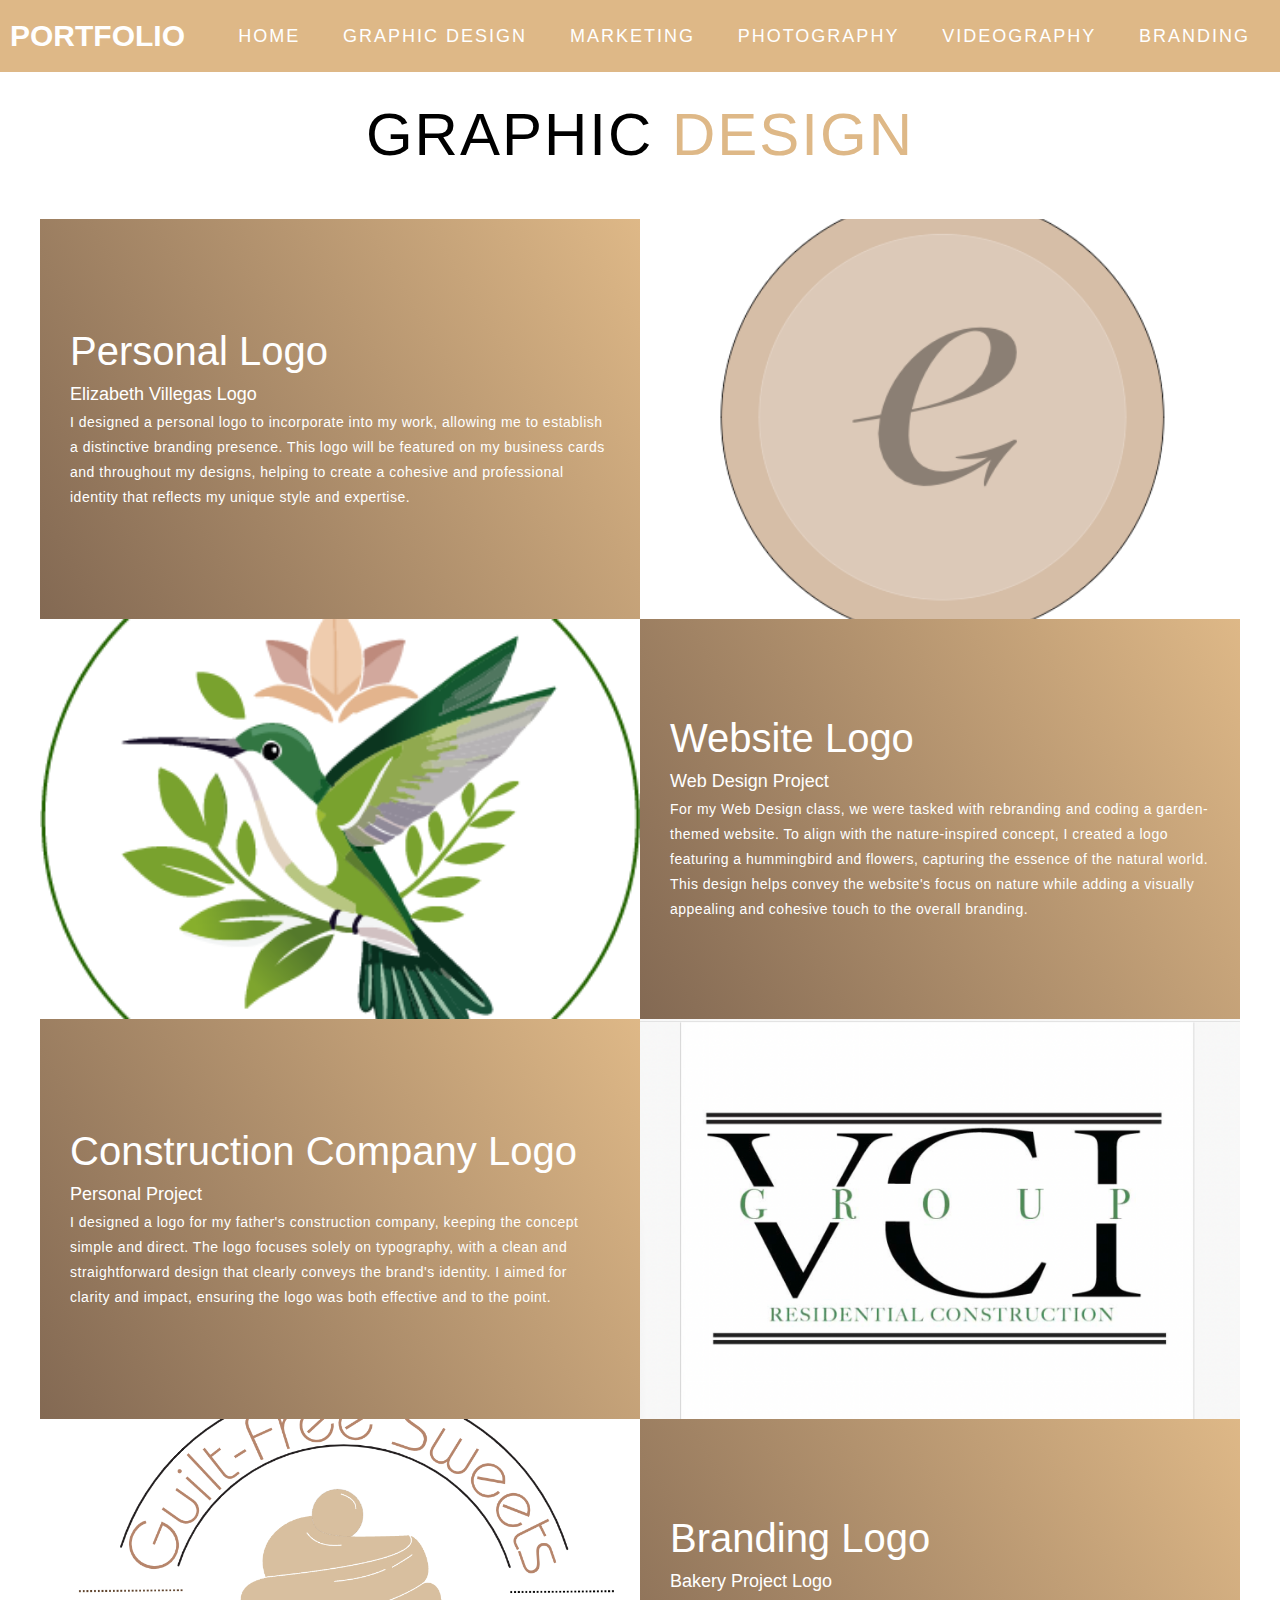
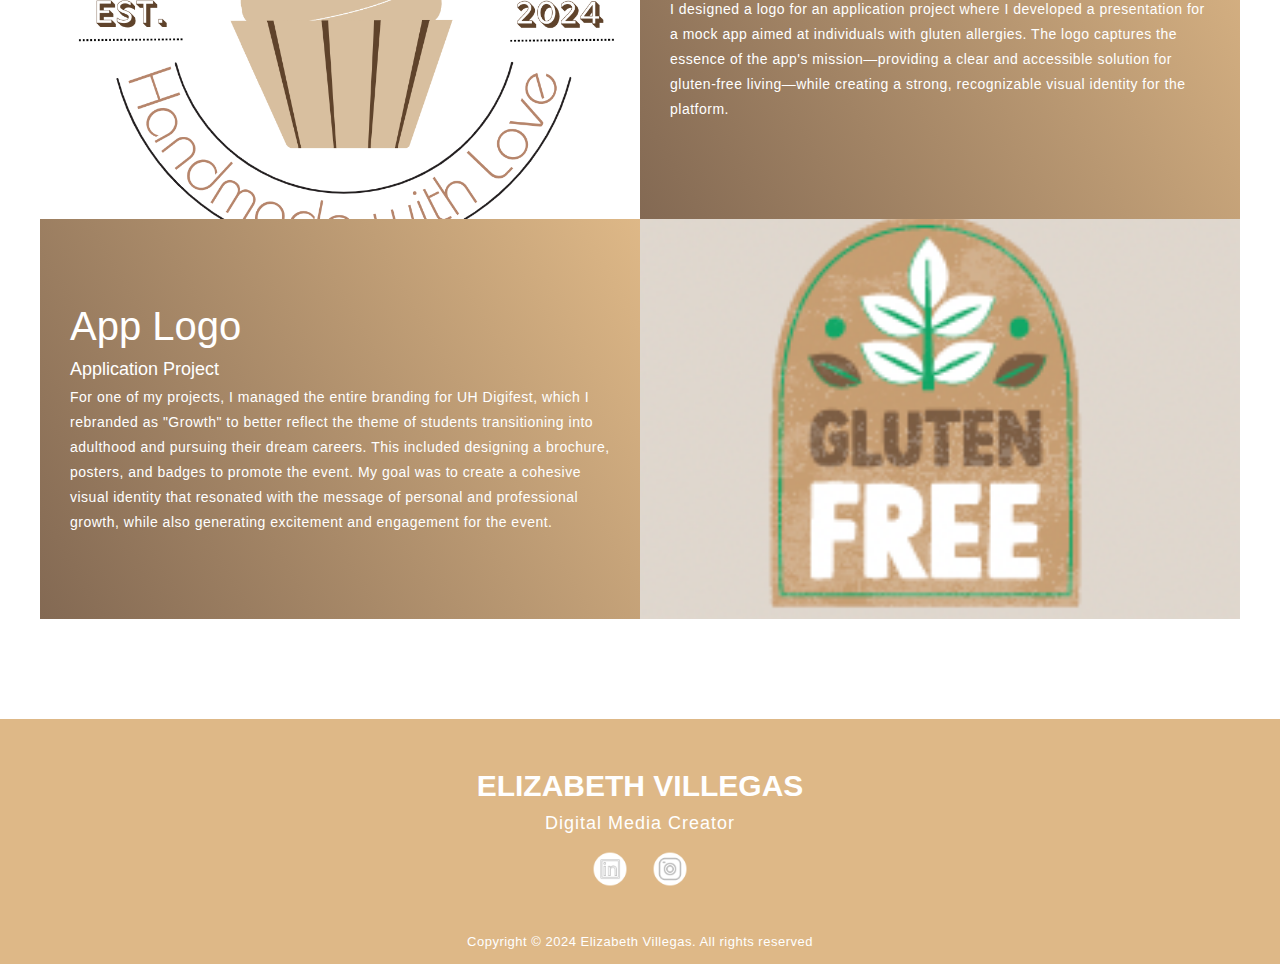
<file: Graphic Design.html>
<!DOCTYPE html>
<html lang="en">
  <link rel="icon" type="image/png" href="Images/logo.png">
<head>
  <meta charset="UTF-8">
  <meta name="viewport" content="width=device-width, initial-scale=1.0">
  <link rel="stylesheet" href="style.css">
  <title>Elizabeth Villegas Portfolio</title>
</head>

<body>
  <!-- Header -->
  <section id="header">
    <div class="header container">
      <div class="nav-bar">
        <div class="brand">
          <a href="#hero">
            <h1>Portfolio</h1>
          </a>
        </div>
        <div class="nav-list">
          <div class="hamburger">
            <div class="bar"></div>
          </div>
          <ul>
            <li><a href="index.html" data-after="Home">Home</a></li>
            <li><a href="Graphic Design.html" data-after="Service">Graphic Design</a></li>
            <li><a href="Marketing.html" data-after="Projects">Marketing</a></li>
            <li><a href="Photography.html" data-after="About">Photography</a></li>
            <li><a href="Videography.html" data-after="Contact">Videography</a></li>
            <li><a href="Branding.html" data-after="Contact">Branding</a></li>
          </ul>
        </div>
      </div>
    </div>
  </section>
  <!-- End Header -->

  <!-- Projects Section -->
  <section id="projects">
    <div class="projects container">
      <div class="projects-header">
        <h1 class="section-title">Graphic <span>Design</span></h1>
      </div>
      <div class="all-projects">
        <div class="project-item">
          <div class="project-info">
            <h1>Personal Logo</h1>
            <h2>Elizabeth Villegas Logo</h2>
            <p>I designed a personal logo to incorporate into my work, allowing me to establish a distinctive branding presence. This logo will be featured on my business cards and throughout my designs, helping to create a cohesive and professional identity that reflects my unique style and expertise.</p>
          </div>
          <div class="project-img">
            <img src="Images/project1.jpeg" alt="img">
          </div>
        </div>
        <div class="project-item">
          <div class="project-info">
            <h1>Website Logo</h1>
            <h2>Web Design Project</h2>
            <p>For my Web Design class, we were tasked with rebranding and coding a garden-themed website. To align with the nature-inspired concept, I created a logo featuring a hummingbird and flowers, capturing the essence of the natural world. This design helps convey the website's focus on nature while adding a visually appealing and cohesive touch to the overall branding.</p>
          </div>
          <div class="project-img">
            <img src="Images/Website Logo.png" alt="img">
          </div>
        </div>
        <div class="project-item">
          <div class="project-info">
            <h1>Construction Company Logo</h1>
            <h2>Personal Project</h2>
            <p>I designed a logo for my father's construction company, keeping the concept simple and direct. The logo focuses solely on typography, with a clean and straightforward design that clearly conveys the brand's identity. I aimed for clarity and impact, ensuring the logo was both effective and to the point.</p>
          </div>
          <div class="project-img">
            <img src="Images/VCI Group Logo.png" alt="img">
          </div>
        </div>
        <div class="project-item">
          <div class="project-info">
            <h1>Branding Logo</h1>
            <h2>Bakery Project Logo</h2>
            <p>I designed a logo for an application project where I developed a presentation for a mock app aimed at individuals with gluten allergies. The logo captures the essence of the app's mission—providing a clear and accessible solution for gluten-free living—while creating a strong, recognizable visual identity for the platform.</p>
          </div>
          <div class="project-img">
            <img src="Images/Guilt.png" alt="img">
          </div>
        </div>
        <div class="project-item">
          <div class="project-info">
            <h1>App Logo</h1>
            <h2> Application Project</h2>
            <p>For one of my projects, I managed the entire branding for UH Digifest, which I rebranded as "Growth" to better reflect the theme of students transitioning into adulthood and pursuing their dream careers. This included designing a brochure, posters, and badges to promote the event. My goal was to create a cohesive visual identity that resonated with the message of personal and professional growth, while also generating excitement and engagement for the event.</p>
          </div>
          <div class="project-img">
            <img src="Images/App.png" alt="img">
          </div>
        </div>
      </div>
    </div>
  </section>
  <!-- End Projects Section -->


  <!-- Footer -->
  <section id="footer">
    <div class="footer container">
      <div class="brand">
        <h1>Elizabeth Villegas</h1>
      </div>
      <h2>Digital Media Creator</h2>
      <div class="social-icon">
        <div class="social-item">
          <a href="https://www.linkedin.com/in/elizabeth-yuliana-villegas-719898264/"><img src="Images/link.png" /></a>
        </div>
        <div class="social-item">
          <a href="https://www.instagram.com/digitalmedia_creator/"><img src="Images/Insta.png" /></a>
        </div>
      </div>
      <p>Copyright © 2024 Elizabeth Villegas. All rights reserved</p>
    </div>
  </section>
  </section>
  <!-- End Footer -->
  <script src="./app.js"></script>
</body>

</html>
</file>
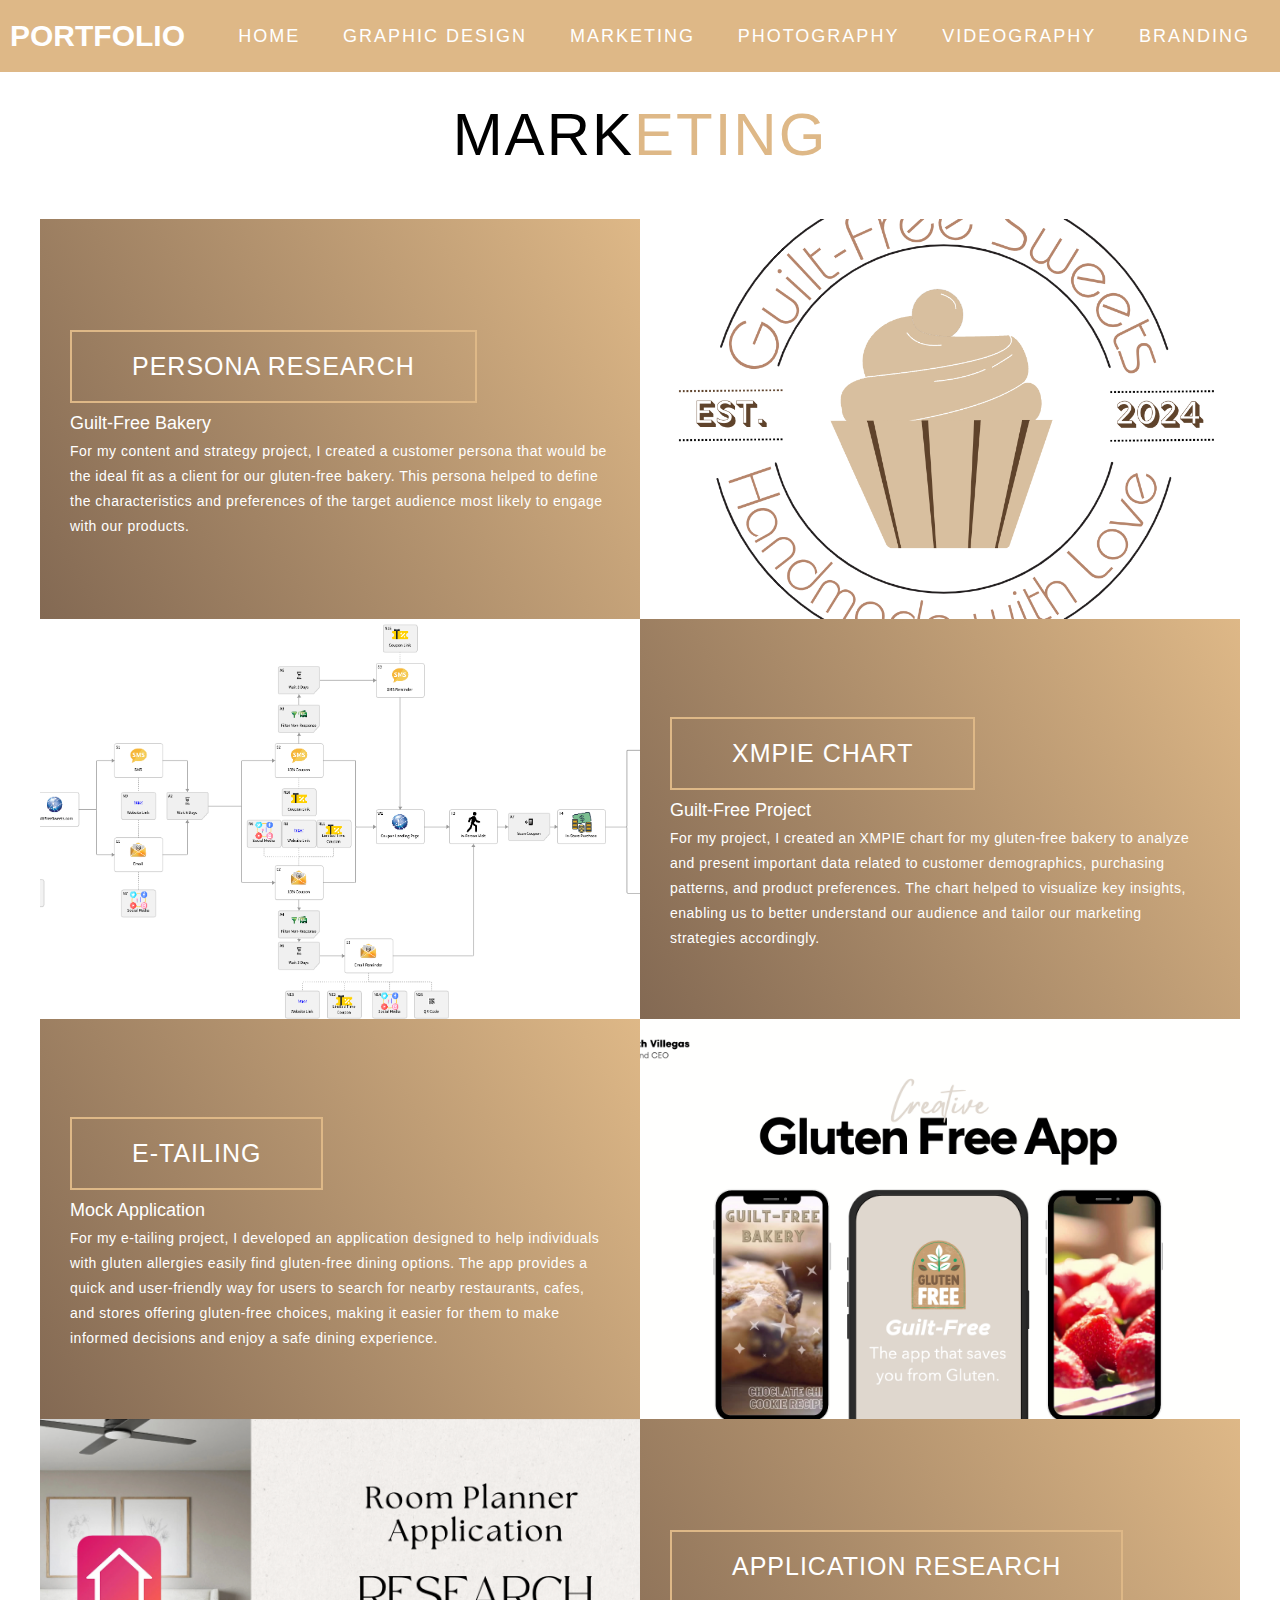
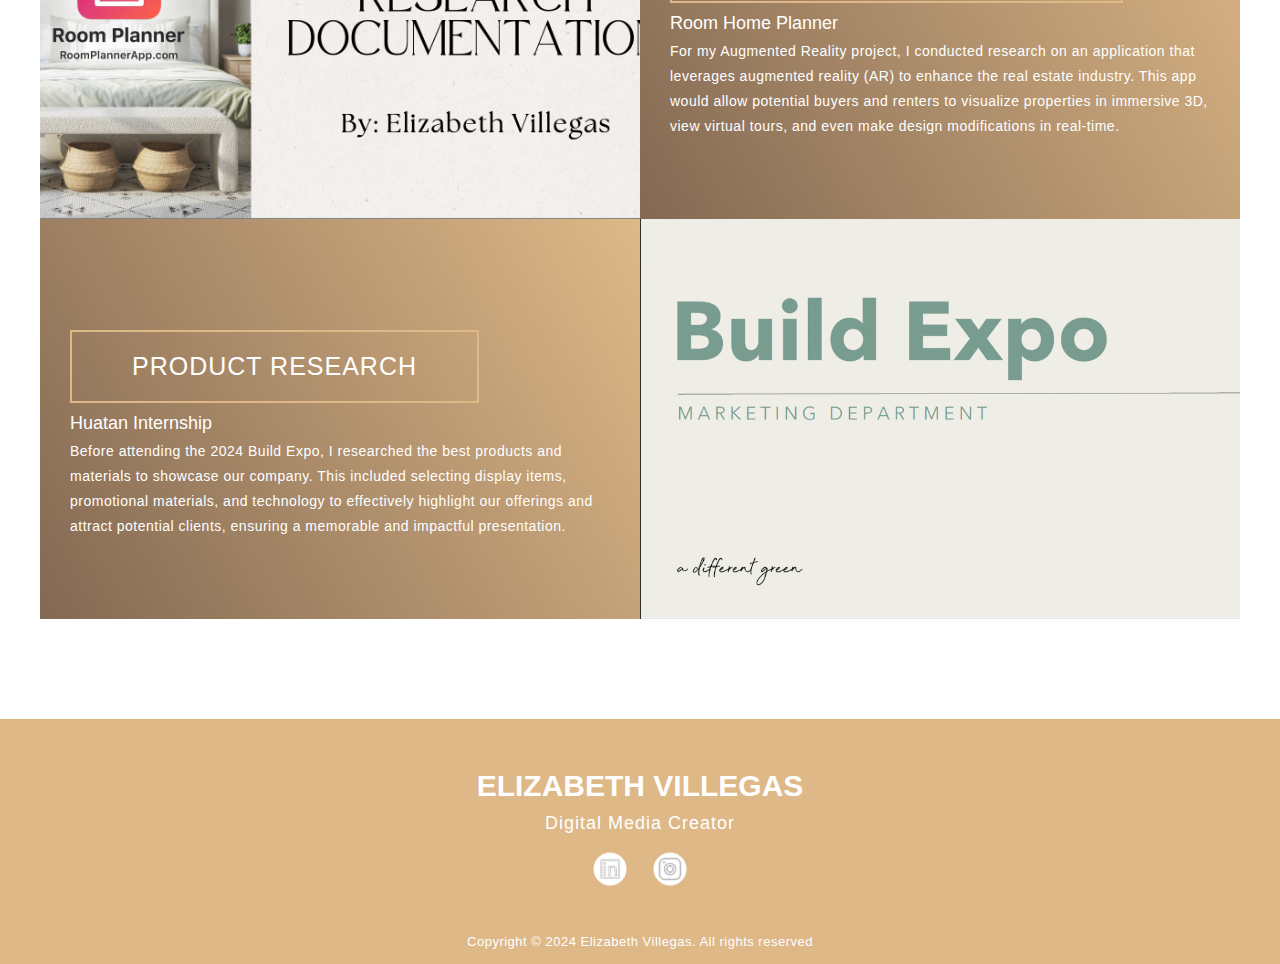
<file: Marketing.html>
<!DOCTYPE html>
<html lang="en">
  <link rel="icon" type="image/png" href="Images/logo.png">
<head>
  <meta charset="UTF-8">
  <meta name="viewport" content="width=device-width, initial-scale=1.0">
  <link rel="stylesheet" href="style.css">
  <title>Elizabeth Villegas Portfolio</title>
</head>

<body>
  <!-- Header -->
  <section id="header">
    <div class="header container">
      <div class="nav-bar">
        <div class="brand">
          <a href="#hero">
            <h1>Portfolio</h1>
          </a>
        </div>
        <div class="nav-list">
          <div class="hamburger">
            <div class="bar"></div>
          </div>
          <ul>
            <li><a href="index.html" data-after="Home">Home</a></li>
            <li><a href="Graphic Design.html" data-after="Service">Graphic Design</a></li>
            <li><a href="Marketing.html" data-after="Projects">Marketing</a></li>
            <li><a href="Photography.html" data-after="About">Photography</a></li>
            <li><a href="Videography.html" data-after="Contact">Videography</a></li>
            <li><a href="Branding.html" data-after="Contact">Branding</a></li>
          </ul>
        </div>
      </div>
    </div>
  </section>
  <!-- End Header -->

  <!-- Projects Section -->
  <section id="projects">
    <div class="projects container">
      <div class="projects-header">
        <h1 class="section-title">Mark<span>eting</span></h1>
      </div>
      <div class="all-projects">
        <div class="project-item">
          <div class="project-info">
            <head>
              <style>
                a { color: white; } /* CSS link color */
              </style>
            </head>
            <a href="MP1.pdf" type="button" class="cta">Persona Research</a>
            <h2>Guilt-Free Bakery</h2>
            <p>
              For my content and strategy project, I created a customer persona that would be the ideal fit as a client for our gluten-free bakery. This persona helped to define the characteristics and preferences of the target audience most likely to engage with our products.</p>
          </div>
          <div class="project-img">
            <img src="Images/Guilt.png" alt="img">
          </div>
        </div>
        <div class="project-item">
          <div class="project-info">
            <head>
              <style>
                a { color: white; } /* CSS link color */
              </style>
            </head>
            <a href="MP2.pdf" type="button" class="cta">XMPIE Chart</a>
            <h2>Guilt-Free Project</h2>
            <p>For my project, I created an XMPIE chart for my gluten-free bakery to analyze and present important data related to customer demographics, purchasing patterns, and product preferences. The chart helped to visualize key insights, enabling us to better understand our audience and tailor our marketing strategies accordingly.</p>
          </div>
          <div class="project-img">
            <img src="Images/Xmpie.png" alt="img">
          </div>
        </div>
        <div class="project-item">
          <div class="project-info">
            <head>
              <style>
                a { color: white; } /* CSS link color */
              </style>
            </head>
            <a href="E-Tailing Creative Project copy.pdf" type="button" class="cta">E-Tailing</a>
            <h2>Mock Application</h2>
            <p>For my e-tailing project, I developed an application designed to help individuals with gluten allergies easily find gluten-free dining options. The app provides a quick and user-friendly way for users to search for nearby restaurants, cafes, and stores offering gluten-free choices, making it easier for them to make informed decisions and enjoy a safe dining experience.</p>
          </div>
          <div class="project-img">
            <img src="Images/E-Tailing.png" alt="img">
          </div>
        </div>
        <div class="project-item">
          <div class="project-info">
            <head>
              <style>
                a { color: white; } /* CSS link color */
              </style>
            </head>
            <a href="Assignment3.pdf" type="button" class="cta">Application Research</a>
            <h2>Room Home Planner</h2>
            <p>For my Augmented Reality project, I conducted research on an application that leverages augmented reality (AR) to enhance the real estate industry. This app would allow potential buyers and renters to visualize properties in immersive 3D, view virtual tours, and even make design modifications in real-time. </p>
          </div>
          <div class="project-img">
            <img src="Images/Assignment3.png" alt="img">
          </div>
        </div>
        <div class="project-item">
          <div class="project-info">
            <head>
              <style>
                a { color: white; } /* CSS link color */
              </style>
            </head>
            <a href="Build Expo.pdf" type="button" class="cta">Product Research</a>
            <h2>Huatan Internship</h2>
            <p>Before attending the 2024 Build Expo, I researched the best products and materials to showcase our company. This included selecting display items, promotional materials, and technology to effectively highlight our offerings and attract potential clients, ensuring a memorable and impactful presentation.</p>
          </div>
          <div class="project-img">
            <img src="Images/Build.png" alt="">
          </div>
        </div>
      </div>
    </div>
  </section>
  <!-- End Projects Section -->


  <!-- Footer -->
  <section id="footer">
    <div class="footer container">
      <div class="brand">
        <h1>Elizabeth Villegas</h1>
      </div>
      <h2>Digital Media Creator</h2>
      <div class="social-icon">
        <div class="social-item">
          <a href="https://www.linkedin.com/in/elizabeth-yuliana-villegas-719898264/"><img src="Images/link.png" /></a>
        </div>
        <div class="social-item">
          <a href="https://www.instagram.com/digitalmedia_creator/"><img src="Images/Insta.png" /></a>
        </div>
      </div>
      <p>Copyright © 2024 Elizabeth Villegas. All rights reserved</p>
    </div>
  </section>
  <!-- End Footer -->
  <script src="./app.js"></script>
</body>

</html>
</file>
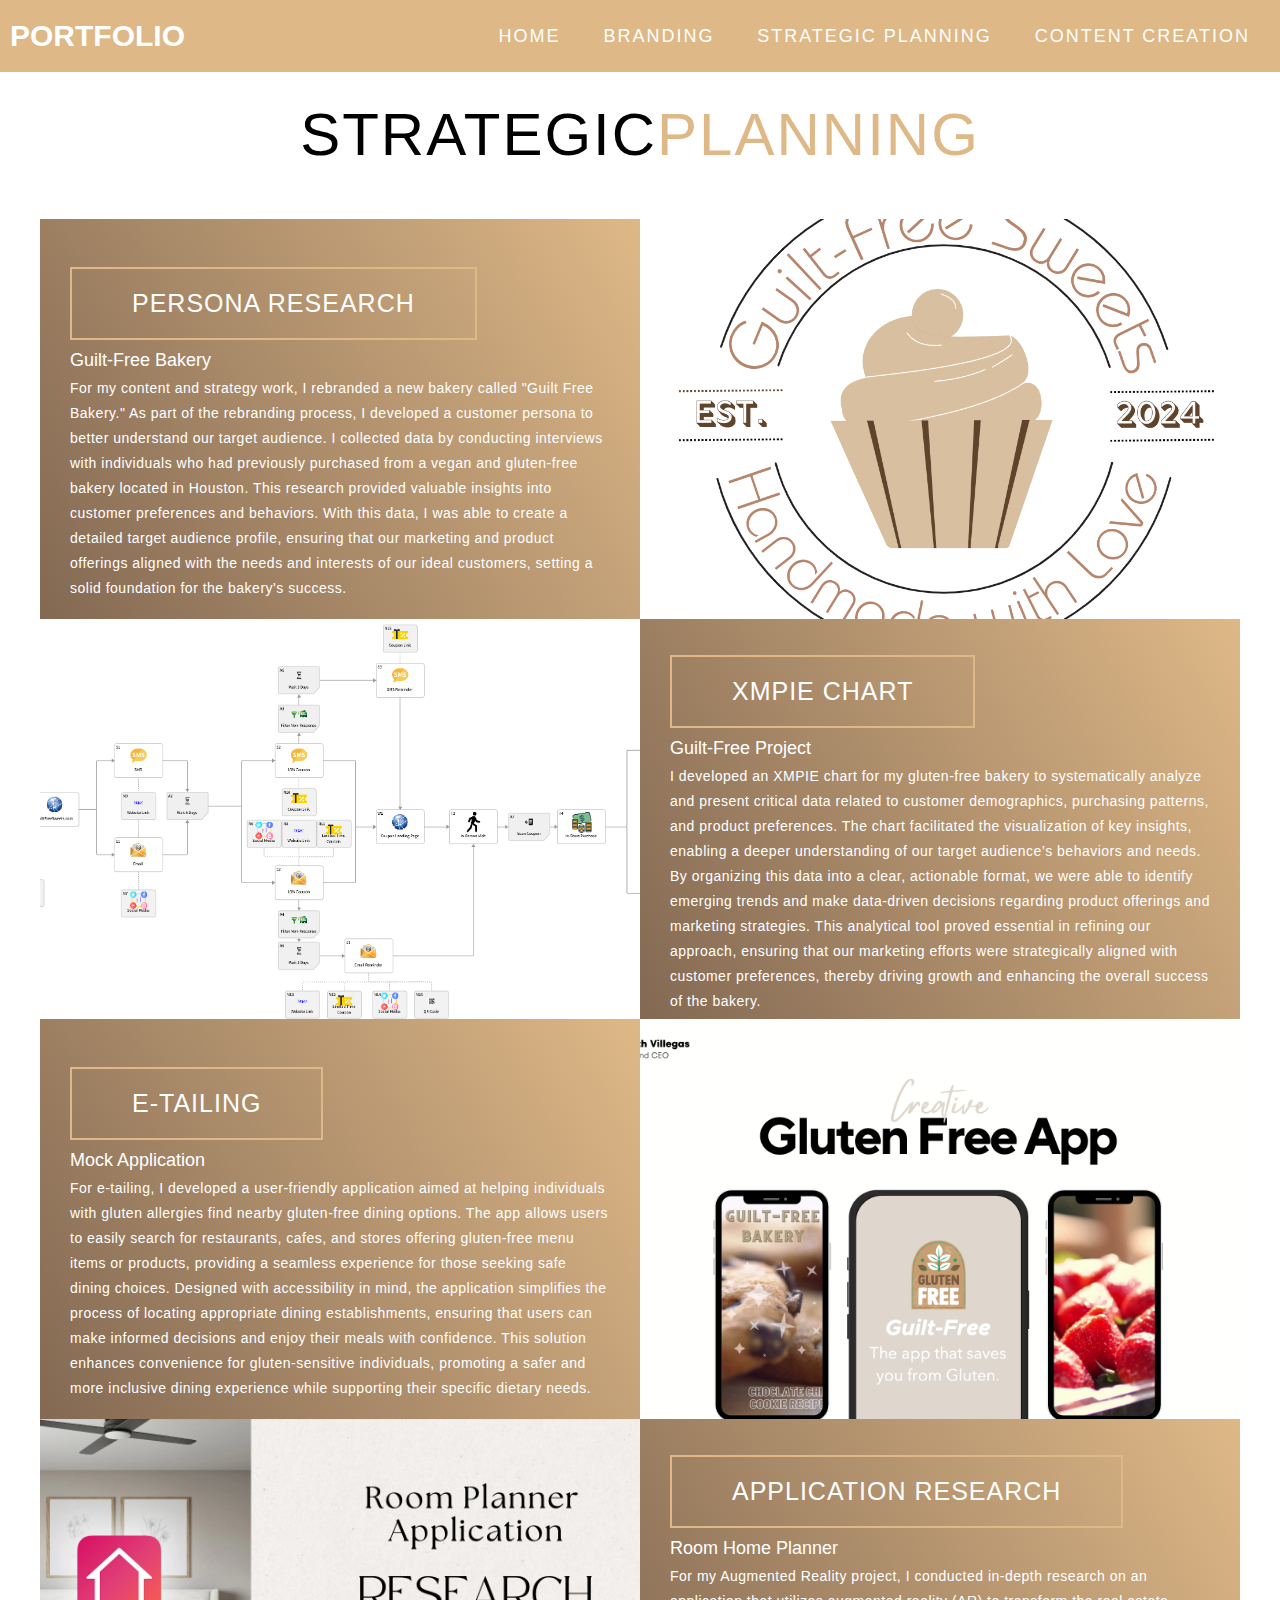
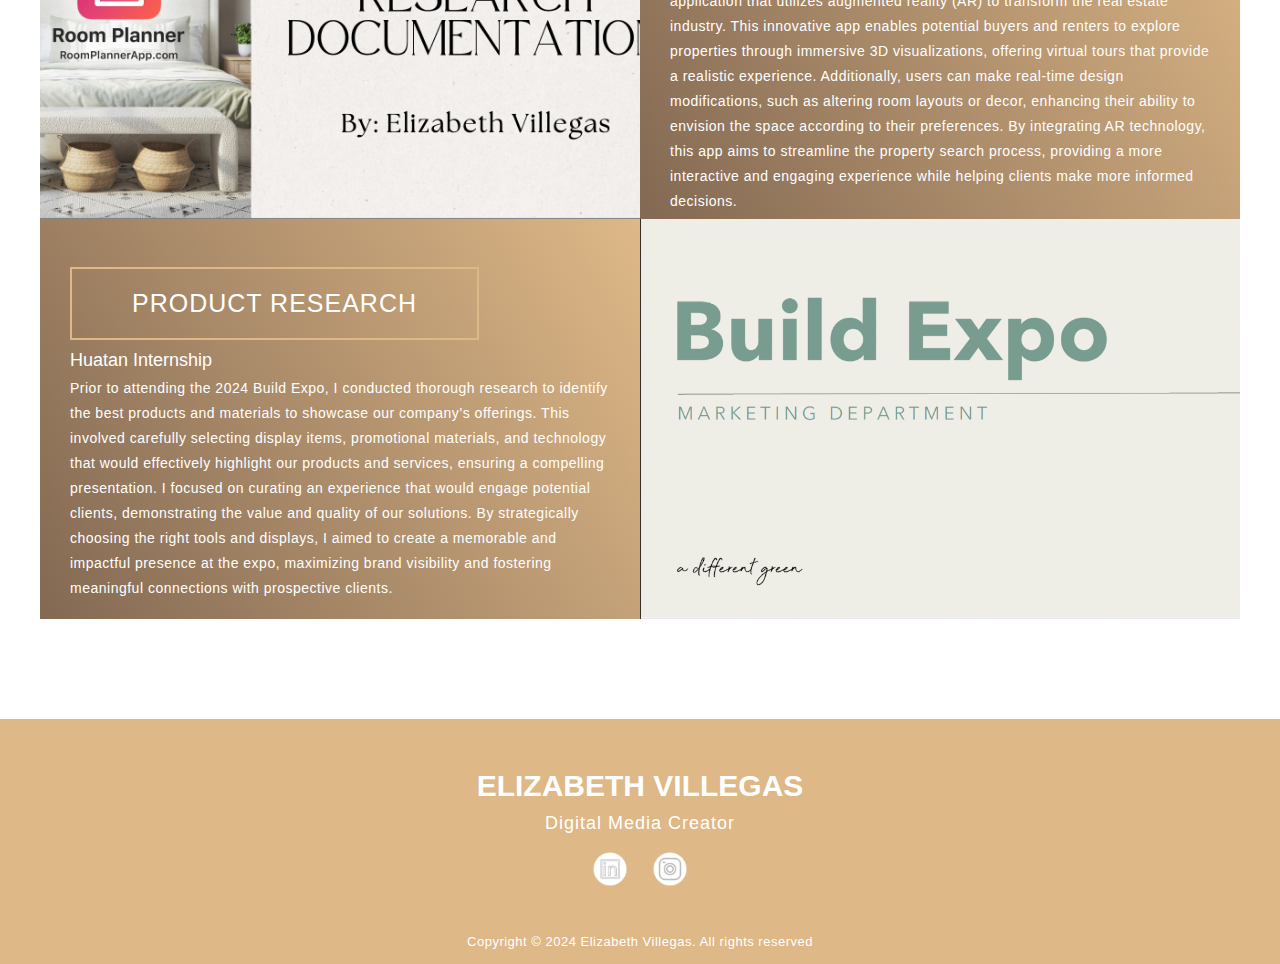
<file: Strategic Planning.html>
<!DOCTYPE html>
<html lang="en">
  <link rel="icon" type="image/png" href="Images/logo.png">
<head>
  <meta charset="UTF-8">
  <meta name="viewport" content="width=device-width, initial-scale=1.0">
  <link rel="stylesheet" href="style.css">
  <title>Elizabeth Villegas Portfolio</title>
</head>

<body>
  <!-- Header -->
  <section id="header">
    <div class="header container">
      <div class="nav-bar">
        <div class="brand">
          <a href="#hero">
            <h1>Portfolio</h1>
          </a>
        </div>
        <div class="nav-list">
          <div class="hamburger">
            <div class="bar"></div>
          </div>
          <ul>
            <li><a href="index.html" data-after="Home">Home</a></li>
            <li><a href="Branding.html" data-after="Service">Branding</a></li>
            <li><a href="Strategic Planning.html" data-after="Projects">Strategic Planning</a></li>
            <li><a href="Content Creation.html" data-after="About">Content Creation</a></li>
          
          </ul>
        </div>
      </div>
    </div>
  </section>
  <!-- End Header -->

  <!-- Projects Section -->
  <section id="projects">
    <div class="projects container">
      <div class="projects-header">
        <h1 class="section-title">Strategic<span>Planning</span></h1>
      </div>
      <div class="all-projects">
        <div class="project-item">
          <div class="project-info">
            <head>
              <style>
                a { color: white; } /* CSS link color */
              </style>
            </head>
            <a href="MP1.pdf" type="button" class="cta">Persona Research</a>
            <h2>Guilt-Free Bakery</h2>
            <p>For my content and strategy work, I rebranded a new bakery called "Guilt Free Bakery." As part of the rebranding process, I developed a customer persona to better understand our target audience. I collected data by conducting interviews with individuals who had previously purchased from a vegan and gluten-free bakery located in Houston. This research provided valuable insights into customer preferences and behaviors. With this data, I was able to create a detailed target audience profile, ensuring that our marketing and product offerings aligned with the needs and interests of our ideal customers, setting a solid foundation for the bakery's success.</p>
          </div>
          <div class="project-img">
            <img src="Images/Guilt.png" alt="img">
          </div>
        </div>
        <div class="project-item">
          <div class="project-info">
            <head>
              <style>
                a { color: white; } /* CSS link color */
              </style>
            </head>
            <a href="MP2.pdf" type="button" class="cta">XMPIE Chart</a>
            <h2>Guilt-Free Project</h2>
            <p>I developed an XMPIE chart for my gluten-free bakery to systematically analyze and present critical data related to customer demographics, purchasing patterns, and product preferences. The chart facilitated the visualization of key insights, enabling a deeper understanding of our target audience’s behaviors and needs. By organizing this data into a clear, actionable format, we were able to identify emerging trends and make data-driven decisions regarding product offerings and marketing strategies. This analytical tool proved essential in refining our approach, ensuring that our marketing efforts were strategically aligned with customer preferences, thereby driving growth and enhancing the overall success of the bakery.</p>
          </div>
          <div class="project-img">
            <img src="Images/Xmpie.png" alt="img">
          </div>
        </div>
        <div class="project-item">
          <div class="project-info">
            <head>
              <style>
                a { color: white; } /* CSS link color */
              </style>
            </head>
            <a href="E-Tailing Creative Project copy.pdf" type="button" class="cta">E-Tailing</a>
            <h2>Mock Application</h2>
            <p>For e-tailing, I developed a user-friendly application aimed at helping individuals with gluten allergies find nearby gluten-free dining options. The app allows users to easily search for restaurants, cafes, and stores offering gluten-free menu items or products, providing a seamless experience for those seeking safe dining choices. Designed with accessibility in mind, the application simplifies the process of locating appropriate dining establishments, ensuring that users can make informed decisions and enjoy their meals with confidence. This solution enhances convenience for gluten-sensitive individuals, promoting a safer and more inclusive dining experience while supporting their specific dietary needs.</p>
          </div>
          <div class="project-img">
            <img src="Images/E-Tailing.png" alt="img">
          </div>
        </div>
        <div class="project-item">
          <div class="project-info">
            <head>
              <style>
                a { color: white; } /* CSS link color */
              </style>
            </head>
            <a href="Assignment3.pdf" type="button" class="cta">Application Research</a>
            <h2>Room Home Planner</h2>
            <p>For my Augmented Reality project, I conducted in-depth research on an application that utilizes augmented reality (AR) to transform the real estate industry. This innovative app enables potential buyers and renters to explore properties through immersive 3D visualizations, offering virtual tours that provide a realistic experience. Additionally, users can make real-time design modifications, such as altering room layouts or decor, enhancing their ability to envision the space according to their preferences. By integrating AR technology, this app aims to streamline the property search process, providing a more interactive and engaging experience while helping clients make more informed decisions. </p>
          </div>
          <div class="project-img">
            <img src="Images/Assignment3.png" alt="img">
          </div>
        </div>
        <div class="project-item">
          <div class="project-info">
            <head>
              <style>
                a { color: white; } /* CSS link color */
              </style>
            </head>
            <a href="Build Expo.pdf" type="button" class="cta">Product Research</a>
            <h2>Huatan Internship</h2>
            <p>Prior to attending the 2024 Build Expo, I conducted thorough research to identify the best products and materials to showcase our company’s offerings. This involved carefully selecting display items, promotional materials, and technology that would effectively highlight our products and services, ensuring a compelling presentation. I focused on curating an experience that would engage potential clients, demonstrating the value and quality of our solutions. By strategically choosing the right tools and displays, I aimed to create a memorable and impactful presence at the expo, maximizing brand visibility and fostering meaningful connections with prospective clients.</p>
          </div>
          <div class="project-img">
            <img src="Images/Build.png" alt="">
          </div>
        </div>
      </div>
    </div>
  </section>
  <!-- End Projects Section -->


  <!-- Footer -->
  <section id="footer">
    <div class="footer container">
      <div class="brand">
        <h1>Elizabeth Villegas</h1>
      </div>
      <h2>Digital Media Creator</h2>
      <div class="social-icon">
        <div class="social-item">
          <a href="https://www.linkedin.com/in/elizabeth-yuliana-villegas-719898264/"><img src="Images/link.png" /></a>
        </div>
        <div class="social-item">
          <a href="https://www.instagram.com/digitalmedia_creator/"><img src="Images/Insta.png" /></a>
        </div>
      </div>
      <p>Copyright © 2024 Elizabeth Villegas. All rights reserved</p>
    </div>
  </section>
  <!-- End Footer -->
  <script src="./app.js"></script>
</body>

</html>
</file>
<file: style.css>
* {
	padding: 0;
	margin: 0;
	box-sizing: border-box;
}
html {
	font-size: 10px;
	font-family: 'Montserrat', sans-serif;
	scroll-behavior: smooth;
}
a {
	text-decoration: none;
}
.container {
	min-height: 100vh;
	width: 100%;
	display: flex;
	align-items: center;
	justify-content: center;
}
img {
	height: 100%;
	width: 100%;
	object-fit: cover;
}
p {
	color: black;
	font-size: 1.4rem;
	margin-top: 5px;
	line-height: 2.5rem;
	font-weight: 300;
	letter-spacing: 0.05rem;
}
.section-title {
	font-size: 4rem;
	font-weight: 300;
	color: black;
	margin-bottom: 10px;
	text-transform: uppercase;
	letter-spacing: 0.2rem;
	text-align: center;
}
.section-title span {
	color: burlywood;
}

.cta {
	display: inline-block;
	padding: 10px 30px;
	color: white;
	background-color: transparent;
	border: 2px solid burlywood;
	font-size: 2rem;
	text-transform: uppercase;
	letter-spacing: 0.1rem;
	margin-top: 30px;
	transition: 0.3s ease;
	transition-property: background-color, color;
}
.cta:hover {
	color: white;
	background-color: burlywood;
}
.brand h1 {
	font-size: 3rem;
	text-transform: uppercase;
	color: white;
}
.brand h1 span {
	color: burlywood;
}

/* Header section */
#header {
	position: fixed;
	z-index: 1000;
	left: 0;
	top: 0;
	width: 100vw;
	height: auto;
}
#header .header {
	min-height: 8vh;
	background-color: burlywood;
	transition: 0.3s ease background-color;
}
#header .nav-bar {
	display: flex;
	align-items: center;
	justify-content: space-between;
	width: 100%;
	height: 100%;
	max-width: 1300px;
	padding: 0 10px;
}
#header .nav-list ul {
	list-style: none;
	position: absolute;
	background-color: rgb(222, 184, 135);
	width: 100vw;
	height: 100vh;
	left: 100%;
	top: 0;
	display: flex;
	flex-direction: column;
	justify-content: center;
	align-items: center;
	z-index: 1;
	overflow-x: hidden;
	transition: 0.5s ease left;
}
#header .nav-list ul.active {
	left: 0%;
}
#header .nav-list ul a {
	font-size: 2.5rem;
	font-weight: 500;
	letter-spacing: 0.2rem;
	text-decoration: none;
	color: white;
	text-transform: uppercase;
	padding: 20px;
	display: block;
}
#header .nav-list ul a::after {
	content: attr(data-after);
	position: absolute;
	top: 50%;
	left: 50%;
	transform: translate(-50%, -50%) scale(0);
	color: burlywood;
	font-size: 13rem;
	letter-spacing: 50px;
	z-index: -1;
	transition: 0.3s ease letter-spacing;
}
#header .nav-list ul li:hover a::after {
	transform: translate(-50%, -50%) scale(1);
	letter-spacing: initial;
}
#header .nav-list ul li:hover a {
	color: burlywood;
}
#header .hamburger {
	height: 60px;
	width: 60px;
	display: inline-block;
	border: 3px solid white;
	border-radius: 50%;
	position: relative;
	display: flex;
	align-items: center;
	justify-content: center;
	z-index: 100;
	cursor: pointer;
	transform: scale(0.8);
	margin-right: 20px;
}
#header .hamburger:after {
	position: absolute;
	content: '';
	height: 100%;
	width: 100%;
	border-radius: 50%;
	border: 3px solid white;
	animation: hamburger_puls 1s ease infinite;
}
#header .hamburger .bar {
	height: 2px;
	width: 30px;
	position: relative;
	background-color: white;
	z-index: -1;
}
#header .hamburger .bar::after,
#header .hamburger .bar::before {
	content: '';
	position: absolute;
	height: 100%;
	width: 100%;
	left: 0;
	background-color: white;
	transition: 0.3s ease;
	transition-property: top, bottom;
}
#header .hamburger .bar::after {
	top: 8px;
}
#header .hamburger .bar::before {
	bottom: 8px;
}
#header .hamburger.active .bar::before {
	bottom: 0;
}
#header .hamburger.active .bar::after {
	top: 0;
}
/* End Header section */

/* Hero Section */
#hero {
	background-image: url(Images/country.jpeg);
	background-size: cover;
	background-position: top center;
	position: relative;
	z-index: 1;
}
#hero::after {
	content: '';
	position: absolute;
	left: 0;
	top: 0;
	height: 100%;
	width: 100%;
	background-color: black;
	opacity: 0.5;
	z-index: -1;
}
#hero .hero {
	max-width: 1200px;
	margin: 0 auto;
	padding: 0 50px;
	justify-content: flex-start;
}
#hero h1 {
	display: block;
	width: fit-content;
	font-size: 4rem;
	position: relative;
	color: transparent;
	animation: text_reveal 0.5s ease forwards;
	animation-delay: 1s;
}
#hero h1:nth-child(1) {
	animation-delay: 1s;
}
#hero h1:nth-child(2) {
	animation-delay: 2s;
}
#hero h1:nth-child(3) {
	animation: text_reveal_name 0.5s ease forwards;
	animation-delay: 3s;
}
#hero h1 span {
	position: absolute;
	top: 0;
	left: 0;
	height: 100%;
	width: 0;
	background-color: burlywood;
	animation: text_reveal_box 1s ease;
	animation-delay: 0.5s;
}
#hero h1:nth-child(1) span {
	animation-delay: 0.5s;
}
#hero h1:nth-child(2) span {
	animation-delay: 1.5s;
}
#hero h1:nth-child(3) span {
	animation-delay: 2.5s;
}

/* End Hero Section */

/* About Section */
#about .about {
	flex-direction: column-reverse;
	text-align: center;
	max-width: 1200px;
	margin: 0 auto;
	padding: 100px 20px;
}
#about .col-left {
	width: 250px;
	height: 360px;
}
#about .col-right {
	width: 100%;
}
#about .col-right h2 {
	font-size: 1.8rem;
	font-weight: 500;
	letter-spacing: 0.2rem;
	margin-bottom: 10px;
}
#about .col-right p {
	margin-bottom: 20px;
}
#about .col-right .cta {
	color: black;
	margin-bottom: 50px;
	padding: 10px 20px;
	font-size: 2rem;
}
#about .col-left .about-img {
	height: 100%;
	width: 100%;
	position: relative;
	border: 10px solid white;
}
#about .col-left .about-img::after {
	content: '';
	position: absolute;
	left: -33px;
	top: 19px;
	height: 98%;
	width: 98%;
	border: 7px solid burlywood;
	z-index: -1;
}
/* End About Section */

/* Services Section */
#services .services {
	flex-direction: column;
	text-align: center;
	max-width: 1500px;
	margin: 0 auto;
	padding: 100px 0;
}
#services .service-top {
	max-width: 500px;
	margin: 0 auto;
}
#services .service-bottom {
	display: flex;
	align-items: center;
	justify-content: center;
	flex-wrap: wrap;
	margin-top: 50px;
}
#services .service-item {
	flex-basis: 80%;
	display: flex;
	align-items: flex-start;
	justify-content: center;
	flex-direction: column;
	padding: 30px;
	border-radius: 10px;
	background-image: url(./img/img-1.png);
	background-size: cover;
	margin: 10px 5%;
	position: relative;
	z-index: 1;
	overflow: hidden;
}
#services .service-item::after {
	content: '';
	position: absolute;
	left: 0;
	top: 0;
	height: 100%;
	width: 100%;
	background-image: linear-gradient(60deg,burlywood 0%, burlywood 100%);
	border: 4px solid #836953;
	opacity: 0.9;
	z-index: -1;
}
#services .service-bottom .icon {
	height: 80px;
	width: 80px;
	margin-bottom: 20px;
}
#services .service-item h2 {
	font-size: 2rem;
	color: white;
	margin-bottom: 10px;
	text-transform: uppercase;
}
#services .service-item p {
	color: white;
	text-align: left;
}
/* End Services Section */

/* Projects section */
#projects .projects {
	flex-direction: column;
	max-width: 1200px;
	margin: 0 auto;
	padding: 100px 0;
}
#projects .projects-header h1 {
	margin-bottom: 50px;
}
#projects .all-projects {
	display: flex;
	align-items: center;
	justify-content: center;
	flex-direction: column;
}
#projects .project-item {
	display: flex;
	align-items: center;
	justify-content: center;
	flex-direction: column;
	width: 80%;
	margin: 20px auto;
	overflow: hidden;
	border-radius: 10px;
}
#projects .project-info {
	padding: 30px;
	flex-basis: 50%;
	height: 100%;
	display: flex;
	align-items: flex-start;
	justify-content: center;
	flex-direction: column;
	background-image: linear-gradient(60deg, #836953 0%, burlywood 100%);
	color: white;
}
#projects .project-info h1 {
	font-size: 4rem;
	font-weight: 500;
}
#projects .project-info h2 {
	font-size: 1.8rem;
	font-weight: 500;
	margin-top: 10px;
}
#projects .project-info p {
	color: white;
}
#projects .project-img {
	flex-basis: 50%;
	height: 300px;
	overflow: hidden;
	position: relative;
}
#projects .project-img:after {
	content: '';
	position: absolute;
	left: 0;
	top: 0;
	height: 100%;
	width: 100%;
	opacity: 0.7;
}
#projects .project-img img {
	transition: 0.3s ease transform;
}
#projects .project-item:hover .project-img img {
	transform: scale(1.1);
}
/* End Projects section */


/* contact Section */
#contact .contact {
	flex-direction: column;
	max-width: 1200px;
	margin: 0 auto;
	width: 90%;
}
#contact .contact-items {
	/* max-width: 400px; */
	width: 100%;
}
#contact .contact-item {
	width: 80%;
	padding: 20px;
	text-align: center;
	border-radius: 10px;
	padding: 30px;
	margin: 30px;
	display: flex;
	justify-content: center;
	align-items: center;
	flex-direction: column;
	box-shadow: 0px 0px 18px 0 #0000002c;
	transition: 0.3s ease box-shadow;
}
#contact .contact-item:hover {
	box-shadow: 0px 0px 5px 0 #0000002c;
}
#contact .icon {
	width: 70px;
	margin: 0 auto;
	margin-bottom: 10px;
}
#contact .contact-info h1 {
	font-size: 2.5rem;
	font-weight: 500;
	margin-bottom: 5px;
}
#contact .contact-info h2 {
	font-size: 1.3rem;
	line-height: 2rem;
	font-weight: 500;
}
/*End contact Section */

/* Footer */
#footer {
	background-image: linear-gradient(60deg, burlywood 0%, burlywood 100%);
}
#footer .footer {
	min-height: 200px;
	flex-direction: column;
	padding-top: 50px;
	padding-bottom: 10px;
}
#footer h2 {
	color: white;
	font-weight: 500;
	font-size: 1.8rem;
	letter-spacing: 0.1rem;
	margin-top: 10px;
	margin-bottom: 10px;
}
#footer .social-icon {
	display: flex;
	margin-bottom: 30px;
}
#footer .social-item {
	height: 50px;
	width: 50px;
	margin: 0 5px;
}
#footer .social-item img {
	filter: grayscale(1);
	transition: 0.3s ease filter;
}
#footer .social-item:hover img {
	filter: grayscale(0);
}
#footer p {
	color: white;
	font-size: 1.3rem;
}
/* End Footer */

/* Keyframes */
@keyframes hamburger_puls {
	0% {
		opacity: 1;
		transform: scale(1);
	}
	100% {
		opacity: 0;
		transform: scale(1.4);
	}
}
@keyframes text_reveal_box {
	50% {
		width: 100%;
		left: 0;
	}
	100% {
		width: 0;
		left: 100%;
	}
}
@keyframes text_reveal {
	100% {
		color: white;
	}
}
@keyframes text_reveal_name {
	100% {
		color: burlywood;
		font-weight: 500;
	}
}
/* End Keyframes */

/* Media Query For Tablet */
@media only screen and (min-width: 768px) {
	.cta {
		font-size: 2.5rem;
		padding: 20px 60px;
	}
	h1.section-title {
		font-size: 6rem;
	}

	/* Hero */
	#hero h1 {
		font-size: 7rem;
	}
	/* End Hero */

	/* Services Section */
	#services .service-bottom .service-item {
		flex-basis: 45%;
		margin: 2.5%;
	}
	/* End Services Section */

	/* Project */
	#projects .project-item {
		flex-direction: row;
	}
	#projects .project-item:nth-child(even) {
		flex-direction: row-reverse;
	}
	#projects .project-item {
		height: 400px;
		margin: 0;
		width: 100%;
		border-radius: 0;
	}
	#projects .all-projects .project-info {
		height: 100%;
	}
	#projects .all-projects .project-img {
		height: 100%;
	}
	/* End Project */

	/* About */
	#about .about {
		flex-direction: row;
	}
	#about .col-left {
		width: 600px;
		height: 400px;
		padding-left: 60px;
	}
	#about .about .col-left .about-img::after {
		left: -45px;
		top: 34px;
		height: 98%;
		width: 98%;
		border: 10px solid burlywood;
	}
	#about .col-right {
		text-align: left;
		padding: 30px;
	}
	#about .col-right h1 {
		text-align: left;
	}
	/* End About */

	/* contact  */
	#contact .contact {
		flex-direction: column;
		padding: 100px 0;
		align-items: center;
		justify-content: center;
		min-width: 20vh;
	}
	#contact .contact-items {
		width: 100%;
		display: flex;
		flex-direction: row;
		justify-content: space-evenly;
		margin: 0;
	}
	#contact .contact-item {
		width: 30%;
		margin: 0;
		flex-direction: row;
	}
	#contact .contact-item .icon {
		height: 100px;
		width: 100px;
	}
	#contact .contact-item .icon img {
		object-fit: contain;
	}
	#contact .contact-item .contact-info {
		width: 100%;
		text-align: left;
		padding-left: 20px;
	}
	/* End contact  */
}
/* End Media Query For Tablet */

/* Media Query For Desktop */
@media only screen and (min-width: 1200px) {
	/* header */
	#header .hamburger {
		display: none;
	}
	#header .nav-list ul {
		position: initial;
		display: block;
		height: auto;
		width: fit-content;
		background-color: transparent;
	}
	#header .nav-list ul li {
		display: inline-block;
	}
	#header .nav-list ul li a {
		font-size: 1.8rem;
	}
	#header .nav-list ul a:after {
		display: none;
	}
	/* End header */

	#services .service-bottom .service-item {
		flex-basis: 22%;
		margin: 1.5%;
	}
}
/* End  Media Query For Desktop */
</file>
